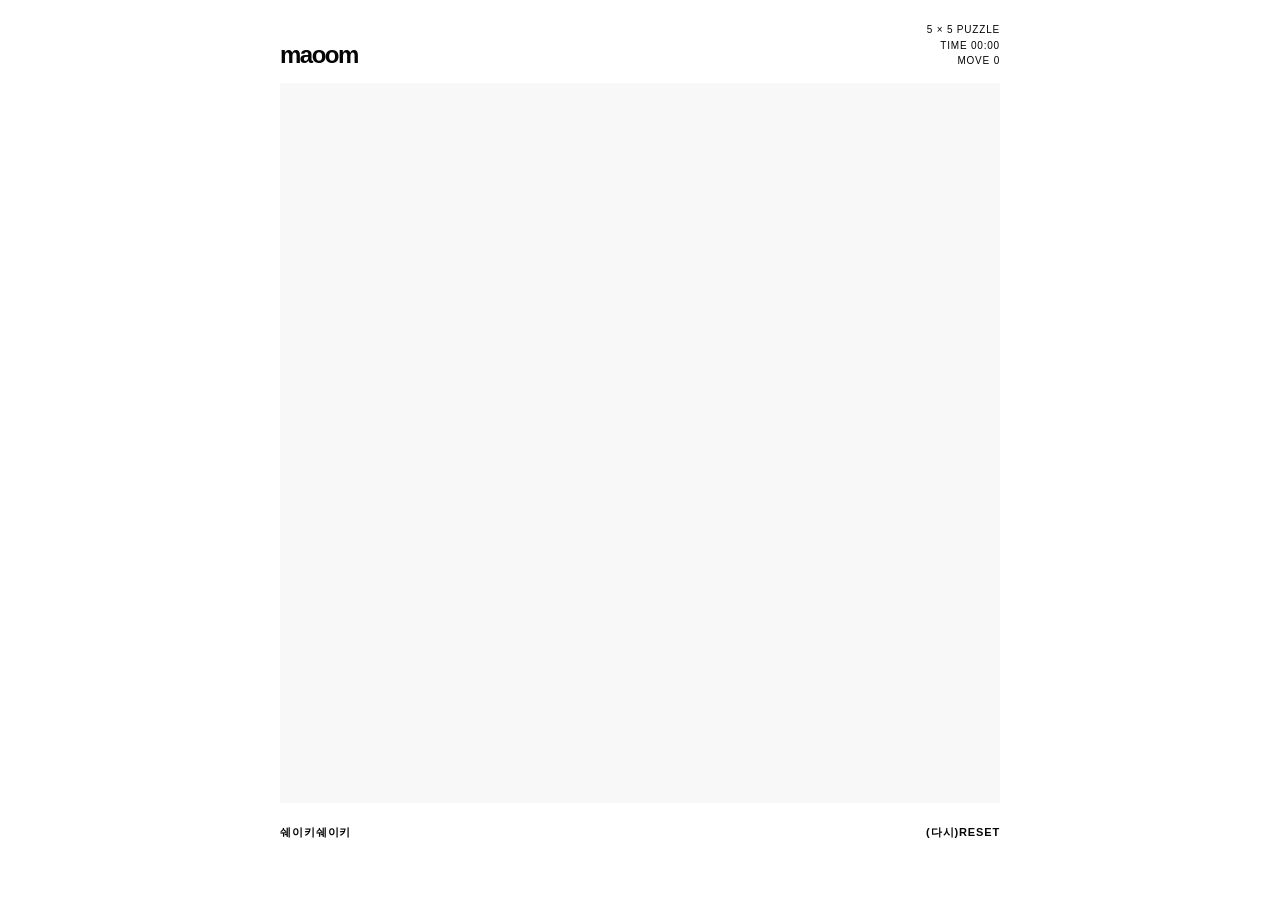
<file: index.html>
<!doctype html>
<html lang="ko">
<head>
<meta charset="utf-8">

<meta
  name="viewport"
  content="width=device-width,initial-scale=1,viewport-fit=cover"
>

<meta name="theme-color" content="#ffffff">

<title>MAOOM — 5×5 Puzzle</title>

<link rel="stylesheet" href="./style.css">

</head>

<body>

<main class="app">

  <header>

    <div class="brand">maoom</div>

    <div class="meta">
      <span>5 × 5 PUZZLE</span>
      <span id="timer">TIME 00:00</span>
      <span id="moves">MOVE 0</span>
    </div>

  </header>


  <section class="stage">

    <div
      id="board"
      class="board"
      aria-label="MAOOM 5 by 5 sliding puzzle">
    </div>

    <div
      id="complete"
      class="complete"
      aria-live="polite">

      <div>MAOOM</div>
      <small>COMPLETE</small>

    </div>

  </section>


  <footer>

    <button id="shuffle" type="button">
      쉐이키쉐이키
    </button>

    <button id="reset" type="button">
      (다시)RESET
    </button>

  </footer>

</main>


<script>

/* ========================================
   MAOOM 5×5 PUZZLE
======================================== */

const N = 5;
const COUNT = N * N;
const EMPTY = COUNT - 1;

const board =
  document.getElementById("board");

const movesEl =
  document.getElementById("moves");

const timerEl =
  document.getElementById("timer");

const complete =
  document.getElementById("complete");


let state = [];

let moves = 0;

let locked = false;



/* ========================================
   TIMER
======================================== */

let startTime = null;

let timerInterval = null;

let elapsedTime = 0;


function formatTime(ms) {

  const totalSeconds =
    Math.floor(ms / 1000);

  const minutes =
    Math.floor(totalSeconds / 60);

  const seconds =
    totalSeconds % 60;

  return (
    String(minutes).padStart(2,"0")
    +
    ":"
    +
    String(seconds).padStart(2,"0")
  );
}


function updateTimer() {

  if(startTime === null) return;

  elapsedTime =
    Date.now() - startTime;

  timerEl.textContent =
    "TIME " + formatTime(elapsedTime);
}


function startTimer() {

  clearInterval(timerInterval);

  elapsedTime = 0;

  startTime = Date.now();

  timerEl.textContent =
    "TIME 00:00";

  timerInterval =
    setInterval(updateTimer,250);
}


function stopTimer() {

  if(startTime !== null) {

    elapsedTime =
      Date.now() - startTime;

  }

  clearInterval(timerInterval);

  timerInterval = null;

  startTime = null;

  timerEl.textContent =
    "TIME " + formatTime(elapsedTime);
}


function resetTimer() {

  clearInterval(timerInterval);

  timerInterval = null;

  startTime = null;

  elapsedTime = 0;

  timerEl.textContent =
    "TIME 00:00";
}



/* ========================================
   PUZZLE
======================================== */

function solved() {

  return Array.from(
    {length:COUNT},
    (_,i)=>i
  );

}


function rc(pos) {

  return [
    Math.floor(pos/N),
    pos%N
  ];

}


function adjacent(a,b) {

  const [ar,ac] = rc(a);

  const [br,bc] = rc(b);

  return (
    Math.abs(ar-br)
    +
    Math.abs(ac-bc)
    === 1
  );

}



/* ========================================
   TILE 생성
======================================== */

function build() {

  board.innerHTML = "";


  for(
    let id=0;
    id<EMPTY;
    id++
  ) {

    const tile =
      document.createElement("button");


    tile.className =
      "tile";


    tile.dataset.id =
      id;


    tile.type =
      "button";


    const row =
      Math.floor(id/N);


    const col =
      id%N;


    tile.style.backgroundPosition =
      `${col*25}% ${row*25}%`;


    tile.setAttribute(
      "aria-label",
      `퍼즐 조각 ${id+1}`
    );


    tile.addEventListener(
      "click",
      ()=>moveTile(id,true)
    );


    board.appendChild(tile);

  }

}



/* ========================================
   화면 표시
======================================== */

function render() {

  for(
    const tile
    of board.children
  ) {

    const id =
      Number(tile.dataset.id);


    const position =
      state.indexOf(id);


    const [row,col] =
      rc(position);


    tile.style.transform =
      `translate(
        ${col*100}%,
        ${row*100}%
      )`;

  }


  movesEl.textContent =
    "MOVE " + moves;

}



/* ========================================
   타일 이동
======================================== */

function moveTile(
  id,
  countMove
) {

  if(locked) return;


  const position =
    state.indexOf(id);


  const emptyPosition =
    state.indexOf(EMPTY);


  if(
    !adjacent(
      position,
      emptyPosition
    )
  ) return;


  [
    state[position],
    state[emptyPosition]
  ]
  =
  [
    state[emptyPosition],
    state[position]
  ];


  if(countMove) {

    moves++;

  }


  render();



  /* PUZZLE COMPLETE */

  if(
    countMove
    &&
    state.every(
      (value,index)=>
      value===index
    )
  ) {

    locked = true;

    stopTimer();

    complete
      .classList
      .add("show");

  }

}



/* ========================================
   SHUFFLE
======================================== */

function shuffle() {

  complete
    .classList
    .remove("show");


  locked = false;


  state =
    solved();


  moves = 0;


  let empty =
    EMPTY;


  let previous =
    -1;



  /*
  실제 가능한 이동을
  반복해서 섞기 때문에
  항상 풀 수 있는 퍼즐 생성
  */

  for(
    let i=0;
    i<400;
    i++
  ) {

    const [row,col] =
      rc(empty);


    const options = [];


    if(row>0)
      options.push(
        empty-N
      );


    if(row<N-1)
      options.push(
        empty+N
      );


    if(col>0)
      options.push(
        empty-1
      );


    if(col<N-1)
      options.push(
        empty+1
      );


    let choices =
      options.filter(
        x=>x!==previous
      );


    if(
      choices.length===0
    ) {

      choices =
        options;

    }


    const next =
      choices[
        Math.floor(
          Math.random()
          *
          choices.length
        )
      ];


    [
      state[empty],
      state[next]
    ]
    =
    [
      state[next],
      state[empty]
    ];


    previous =
      empty;


    empty =
      next;

  }



  /*
  혹시 완성 상태가 나오면
  다시 SHUFFLE
  */

  if(
    state.every(
      (value,index)=>
      value===index
    )
  ) {

    shuffle();

    return;

  }


  render();


  /* TIMER START */

  startTimer();

}



/* ========================================
   RESET
======================================== */

function reset() {

  complete
    .classList
    .remove("show");


  locked = false;


  state =
    solved();


  moves = 0;


  resetTimer();


  render();

}



/* ========================================
   MOBILE SWIPE
======================================== */

let startX = 0;

let startY = 0;


board.addEventListener(
  "touchstart",
  event => {

    const touch =
      event.touches[0];


    startX =
      touch.clientX;


    startY =
      touch.clientY;

  },
  {passive:true}
);



board.addEventListener(
  "touchend",
  event => {

    if(locked) return;


    const touch =
      event.changedTouches[0];


    const dx =
      touch.clientX-startX;


    const dy =
      touch.clientY-startY;



    if(
      Math.max(
        Math.abs(dx),
        Math.abs(dy)
      )
      <24
    ) {

      return;

    }



    const emptyPosition =
      state.indexOf(EMPTY);


    const [row,col] =
      rc(emptyPosition);


    let target =
      -1;



    /* LEFT / RIGHT */

    if(
      Math.abs(dx)
      >
      Math.abs(dy)
    ) {


      if(
        dx>0
        &&
        col>0
      ) {

        target =
          emptyPosition-1;

      }


      if(
        dx<0
        &&
        col<N-1
      ) {

        target =
          emptyPosition+1;

      }

    }


    /* UP / DOWN */

    else {


      if(
        dy>0
        &&
        row>0
      ) {

        target =
          emptyPosition-N;

      }


      if(
        dy<0
        &&
        row<N-1
      ) {

        target =
          emptyPosition+N;

      }

    }



    if(target>=0) {

      const id =
        state[target];


      if(id!==EMPTY) {

        moveTile(
          id,
          true
        );

      }

    }

  },
  {passive:true}
);



/* ========================================
   BUTTON
======================================== */

document
.getElementById("shuffle")
.addEventListener(
  "click",
  shuffle
);


document
.getElementById("reset")
.addEventListener(
  "click",
  reset
);



/* ========================================
   GAME START
======================================== */

build();

shuffle();


<script src="./script.js?v=3"></script>

</body>
</html>
</file>
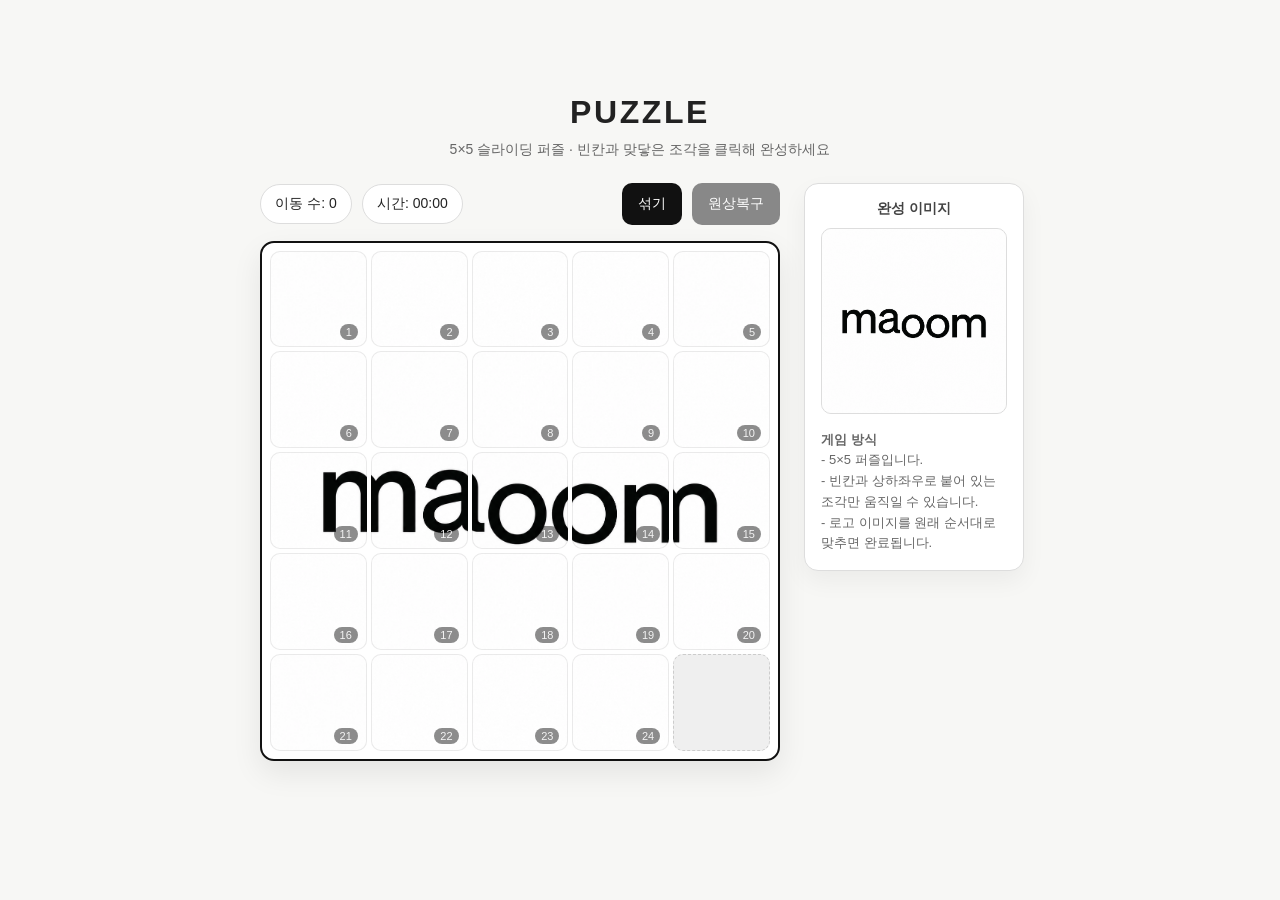
<file: maoom game.html>
<!DOCTYPE html>
<html lang="ko">
<head>
  <meta charset="UTF-8" />
  <meta name="viewport" content="width=device-width, initial-scale=1.0" />
  <title>maoom 5×5 퍼즐 게임</title>
  <style>
    * {
      box-sizing: border-box;
    }

    body {
      margin: 0;
      font-family: Arial, Helvetica, sans-serif;
      background: #f7f7f5;
      color: #222;
      display: flex;
      justify-content: center;
      align-items: center;
      min-height: 100vh;
      padding: 24px;
    }

    .wrap {
      width: 100%;
      max-width: 760px;
      text-align: center;
    }

    .title {
      margin-bottom: 10px;
      font-size: 32px;
      letter-spacing: 0.08em;
      font-weight: 700;
    }

    .subtitle {
      margin-bottom: 24px;
      color: #666;
      font-size: 14px;
    }

    .top-area {
      display: grid;
      grid-template-columns: 1fr;
      gap: 24px;
      align-items: start;
    }

    @media (min-width: 900px) {
      .top-area {
        grid-template-columns: 1fr 220px;
      }
    }

    .board-area {
      display: flex;
      flex-direction: column;
      align-items: center;
    }

    .info-bar {
      width: 100%;
      max-width: 520px;
      display: flex;
      justify-content: space-between;
      align-items: center;
      margin-bottom: 16px;
      gap: 12px;
      flex-wrap: wrap;
    }

    .info-group {
      display: flex;
      gap: 10px;
      flex-wrap: wrap;
    }

    .badge {
      background: #fff;
      border: 1px solid #ddd;
      border-radius: 999px;
      padding: 10px 14px;
      font-size: 14px;
      min-width: 92px;
    }

    .btn-group {
      display: flex;
      gap: 10px;
      flex-wrap: wrap;
    }

    button {
      border: none;
      background: #111;
      color: white;
      padding: 12px 16px;
      border-radius: 10px;
      font-size: 14px;
      cursor: pointer;
      transition: 0.2s ease;
    }

    button:hover {
      opacity: 0.9;
      transform: translateY(-1px);
    }

    button.secondary {
      background: #888;
    }

    .board {
      width: min(90vw, 520px);
      height: min(90vw, 520px);
      background: white;
      border: 2px solid #111;
      border-radius: 14px;
      padding: 8px;
      display: grid;
      grid-template-columns: repeat(5, 1fr);
      grid-template-rows: repeat(5, 1fr);
      gap: 4px;
      box-shadow: 0 12px 30px rgba(0,0,0,0.08);
      user-select: none;
      touch-action: manipulation;
    }

    .tile {
      position: relative;
      border-radius: 10px;
      background-image: url('maoom-logo.png');
      background-size: 500% 500%;
      border: 1px solid rgba(0,0,0,0.08);
      cursor: pointer;
      transition: transform 0.15s ease, box-shadow 0.15s ease;
      overflow: hidden;
    }

    .tile:hover {
      transform: scale(0.98);
      box-shadow: inset 0 0 0 2px rgba(0,0,0,0.08);
    }

    .tile::after {
      content: attr(data-number);
      position: absolute;
      right: 8px;
      bottom: 6px;
      font-size: 11px;
      color: rgba(255,255,255,0.9);
      background: rgba(0,0,0,0.45);
      padding: 2px 6px;
      border-radius: 999px;
    }

    .empty {
      background: #efefef;
      border: 1px dashed #ccc;
      cursor: default;
    }

    .empty::after {
      display: none;
    }

    .side-panel {
      background: white;
      border: 1px solid #ddd;
      border-radius: 14px;
      padding: 16px;
      box-shadow: 0 10px 24px rgba(0,0,0,0.05);
    }

    .preview-title {
      font-size: 14px;
      margin-bottom: 10px;
      color: #444;
      font-weight: 700;
    }

    .preview {
      width: 100%;
      aspect-ratio: 1 / 1;
      border-radius: 10px;
      overflow: hidden;
      border: 1px solid #ddd;
      background: #f4f4f4;
      margin-bottom: 16px;
    }

    .preview img {
      width: 100%;
      height: 100%;
      object-fit: cover;
      display: block;
    }

    .guide {
      font-size: 13px;
      color: #666;
      line-height: 1.6;
      text-align: left;
    }

    .win-message {
      margin-top: 18px;
      font-size: 18px;
      font-weight: 700;
      color: #111;
      min-height: 28px;
    }
  </style>
</head>
<body>
  <div class="wrap">
    <div class="title">PUZZLE</div>
    <div class="subtitle">5×5 슬라이딩 퍼즐 · 빈칸과 맞닿은 조각을 클릭해 완성하세요</div>

    <div class="top-area">
      <div class="board-area">
        <div class="info-bar">
          <div class="info-group">
            <div class="badge">이동 수: <span id="moves">0</span></div>
            <div class="badge">시간: <span id="timer">00:00</span></div>
          </div>
          <div class="btn-group">
            <button id="shuffleBtn">섞기</button>
            <button id="resetBtn" class="secondary">원상복구</button>
          </div>
        </div>

        <div id="board" class="board"></div>
        <div id="winMessage" class="win-message"></div>
      </div>

      <div class="side-panel">
        <div class="preview-title">완성 이미지</div>
        <div class="preview">
          <img src="maoom-logo.png" alt="MAOOM Logo Preview" />
        </div>
        <div class="guide">
          <strong>게임 방식</strong><br>
          - 5×5 퍼즐입니다.<br>
          - 빈칸과 상하좌우로 붙어 있는 조각만 움직일 수 있습니다.<br>
          - 로고 이미지를 원래 순서대로 맞추면 완료됩니다.
        </div>
      </div>
    </div>
  </div>

  <script>
    const size = 5;
    const totalTiles = size * size;
    const board = document.getElementById("board");
    const movesEl = document.getElementById("moves");
    const timerEl = document.getElementById("timer");
    const winMessage = document.getElementById("winMessage");
    const shuffleBtn = document.getElementById("shuffleBtn");
    const resetBtn = document.getElementById("resetBtn");

    let tiles = [];
    let solvedTiles = [];
    let emptyIndex = totalTiles - 1;
    let moves = 0;
    let seconds = 0;
    let timerInterval = null;
    let gameStarted = false;

    function createSolvedState() {
      solvedTiles = [];
      for (let i = 0; i < totalTiles; i++) {
        solvedTiles.push(i);
      }
      tiles = [...solvedTiles];
      emptyIndex = totalTiles - 1;
    }

    function formatTime(sec) {
      const min = String(Math.floor(sec / 60)).padStart(2, "0");
      const s = String(sec % 60).padStart(2, "0");
      return `${min}:${s}`;
    }

    function startTimer() {
      if (timerInterval) return;
      timerInterval = setInterval(() => {
        seconds++;
        timerEl.textContent = formatTime(seconds);
      }, 1000);
    }

    function stopTimer() {
      clearInterval(timerInterval);
      timerInterval = null;
    }

    function resetGameStats() {
      moves = 0;
      seconds = 0;
      gameStarted = false;
      movesEl.textContent = moves;
      timerEl.textContent = "00:00";
      winMessage.textContent = "";
      stopTimer();
    }

    function renderBoard() {
      board.innerHTML = "";

      tiles.forEach((tileValue, index) => {
        const tile = document.createElement("div");

        if (tileValue === totalTiles - 1) {
          tile.className = "tile empty";
        } else {
          tile.className = "tile";
          tile.dataset.number = tileValue + 1;

          const row = Math.floor(tileValue / size);
          const col = tileValue % size;
          tile.style.backgroundPosition = `${(col / (size - 1)) * 100}% ${(row / (size - 1)) * 100}%`;

          tile.addEventListener("click", () => moveTile(index));
        }

        board.appendChild(tile);
      });
    }

    function getRowCol(index) {
      return {
        row: Math.floor(index / size),
        col: index % size
      };
    }

    function isAdjacent(index1, index2) {
      const a = getRowCol(index1);
      const b = getRowCol(index2);
      const rowDiff = Math.abs(a.row - b.row);
      const colDiff = Math.abs(a.col - b.col);
      return (rowDiff + colDiff === 1);
    }

    function moveTile(index) {
      if (!isAdjacent(index, emptyIndex)) return;

      if (!gameStarted) {
        gameStarted = true;
        startTimer();
      }

      [tiles[index], tiles[emptyIndex]] = [tiles[emptyIndex], tiles[index]];
      emptyIndex = index;
      moves++;
      movesEl.textContent = moves;
      renderBoard();

      if (checkSolved()) {
        stopTimer();
        winMessage.textContent = `완성! 총 ${moves}회 이동 / ${formatTime(seconds)} 소요`;
      }
    }

    function checkSolved() {
      return tiles.every((value, index) => value === solvedTiles[index]);
    }

    function getMovableIndices(emptyIdx) {
      const { row, col } = getRowCol(emptyIdx);
      const candidates = [];

      if (row > 0) candidates.push(emptyIdx - size);
      if (row < size - 1) candidates.push(emptyIdx + size);
      if (col > 0) candidates.push(emptyIdx - 1);
      if (col < size - 1) candidates.push(emptyIdx + 1);

      return candidates;
    }

    function shuffleBoard(steps = 300) {
      resetGameStats();
      createSolvedState();

      let lastIndex = -1;

      for (let i = 0; i < steps; i++) {
        let movable = getMovableIndices(emptyIndex);

        if (lastIndex !== -1) {
          movable = movable.filter(idx => idx !== lastIndex);
        }

        const randIndex = movable[Math.floor(Math.random() * movable.length)];
        [tiles[randIndex], tiles[emptyIndex]] = [tiles[emptyIndex], tiles[randIndex]];
        lastIndex = emptyIndex;
        emptyIndex = randIndex;
      }

      renderBoard();
    }

    function resetBoard() {
      resetGameStats();
      createSolvedState();
      renderBoard();
    }

    shuffleBtn.addEventListener("click", () => {
      shuffleBoard();
    });

    resetBtn.addEventListener("click", () => {
      resetBoard();
    });

    // 초기 실행
    createSolvedState();
    renderBoard();
  </script>
</body>
</html>
</file>
<file: style.css>
*{box-sizing:border-box}html,body{margin:0;min-height:100%;background:#fff;color:#050505}
body{font-family:Arial,Helvetica,sans-serif;-webkit-tap-highlight-color:transparent;overscroll-behavior:none}
.app{width:min(92vw,720px);margin:0 auto;padding:max(22px,env(safe-area-inset-top)) 0 max(22px,env(safe-area-inset-bottom))}
header{display:flex;align-items:flex-end;justify-content:space-between;margin-bottom:14px}
.brand{font-size:24px;font-weight:700;letter-spacing:-1.5px}.meta{font-size:10px;letter-spacing:.08em;text-align:right;line-height:1.55}
.meta span{display:block}.stage{position:relative}.board{width:100%;aspect-ratio:1;position:relative;background:#f8f8f8;overflow:hidden;touch-action:manipulation}
.tile{position:absolute;width:20%;height:20%;border:0;padding:0;margin:0;background-image:url('./assets/maoom-puzzle.jpg');background-size:500% 500%;cursor:pointer;transition:transform .16s cubic-bezier(.2,.8,.2,1);will-change:transform}
.tile:focus-visible{outline:2px solid #000;outline-offset:-2px}.complete{position:absolute;inset:0;display:flex;flex-direction:column;align-items:center;justify-content:center;background:rgba(255,255,255,.92);opacity:0;pointer-events:none;transition:opacity .35s}
.complete.show{opacity:1}.complete div{font-size:clamp(34px,9vw,72px);font-weight:700;letter-spacing:-.07em}.complete small{margin-top:10px;font-size:10px;letter-spacing:.18em}
footer{display:flex;justify-content:space-between;margin-top:14px}button{appearance:none;border:0;background:none;padding:8px 0;color:#050505;font:600 11px Arial,sans-serif;letter-spacing:.08em;cursor:pointer}
@media(max-width:520px){.app{width:100%;padding-left:16px;padding-right:16px}.brand{font-size:21px}}
@media(prefers-reduced-motion:reduce){.tile,.complete{transition:none}}
</file>
